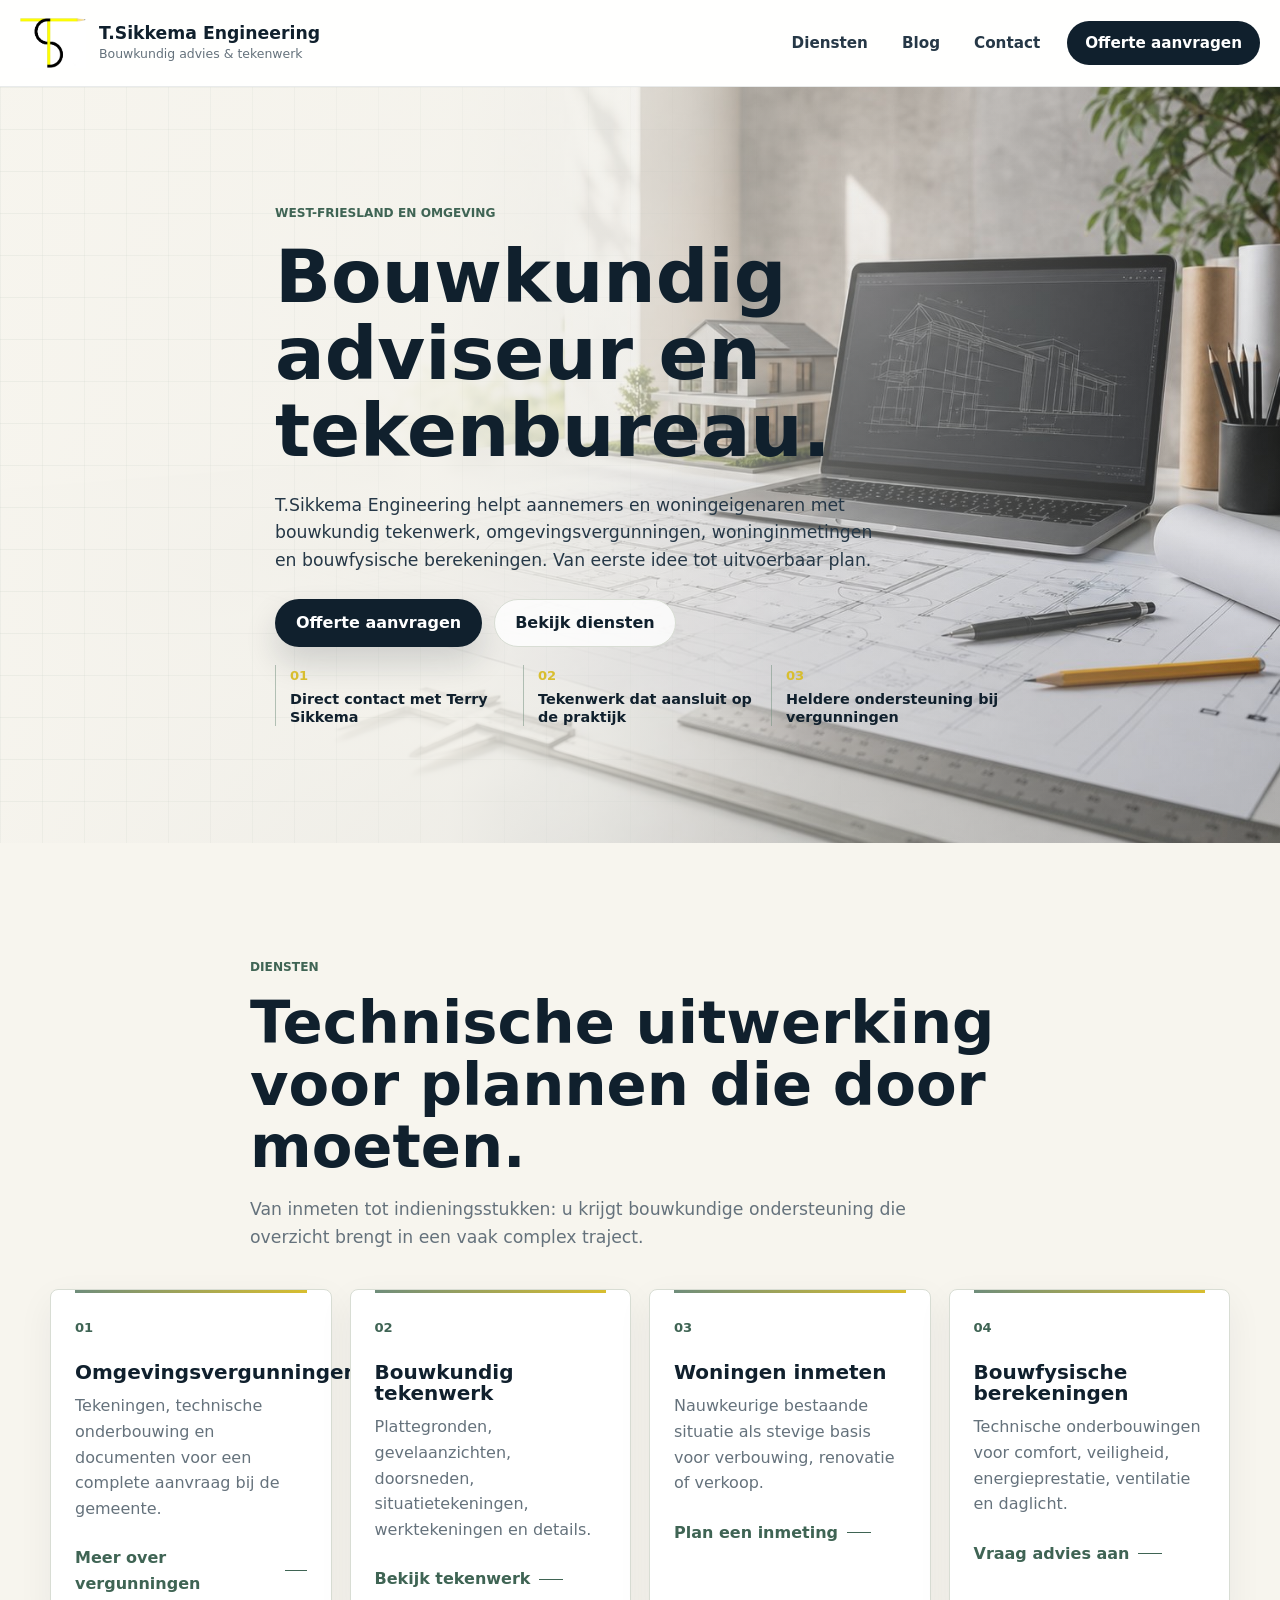
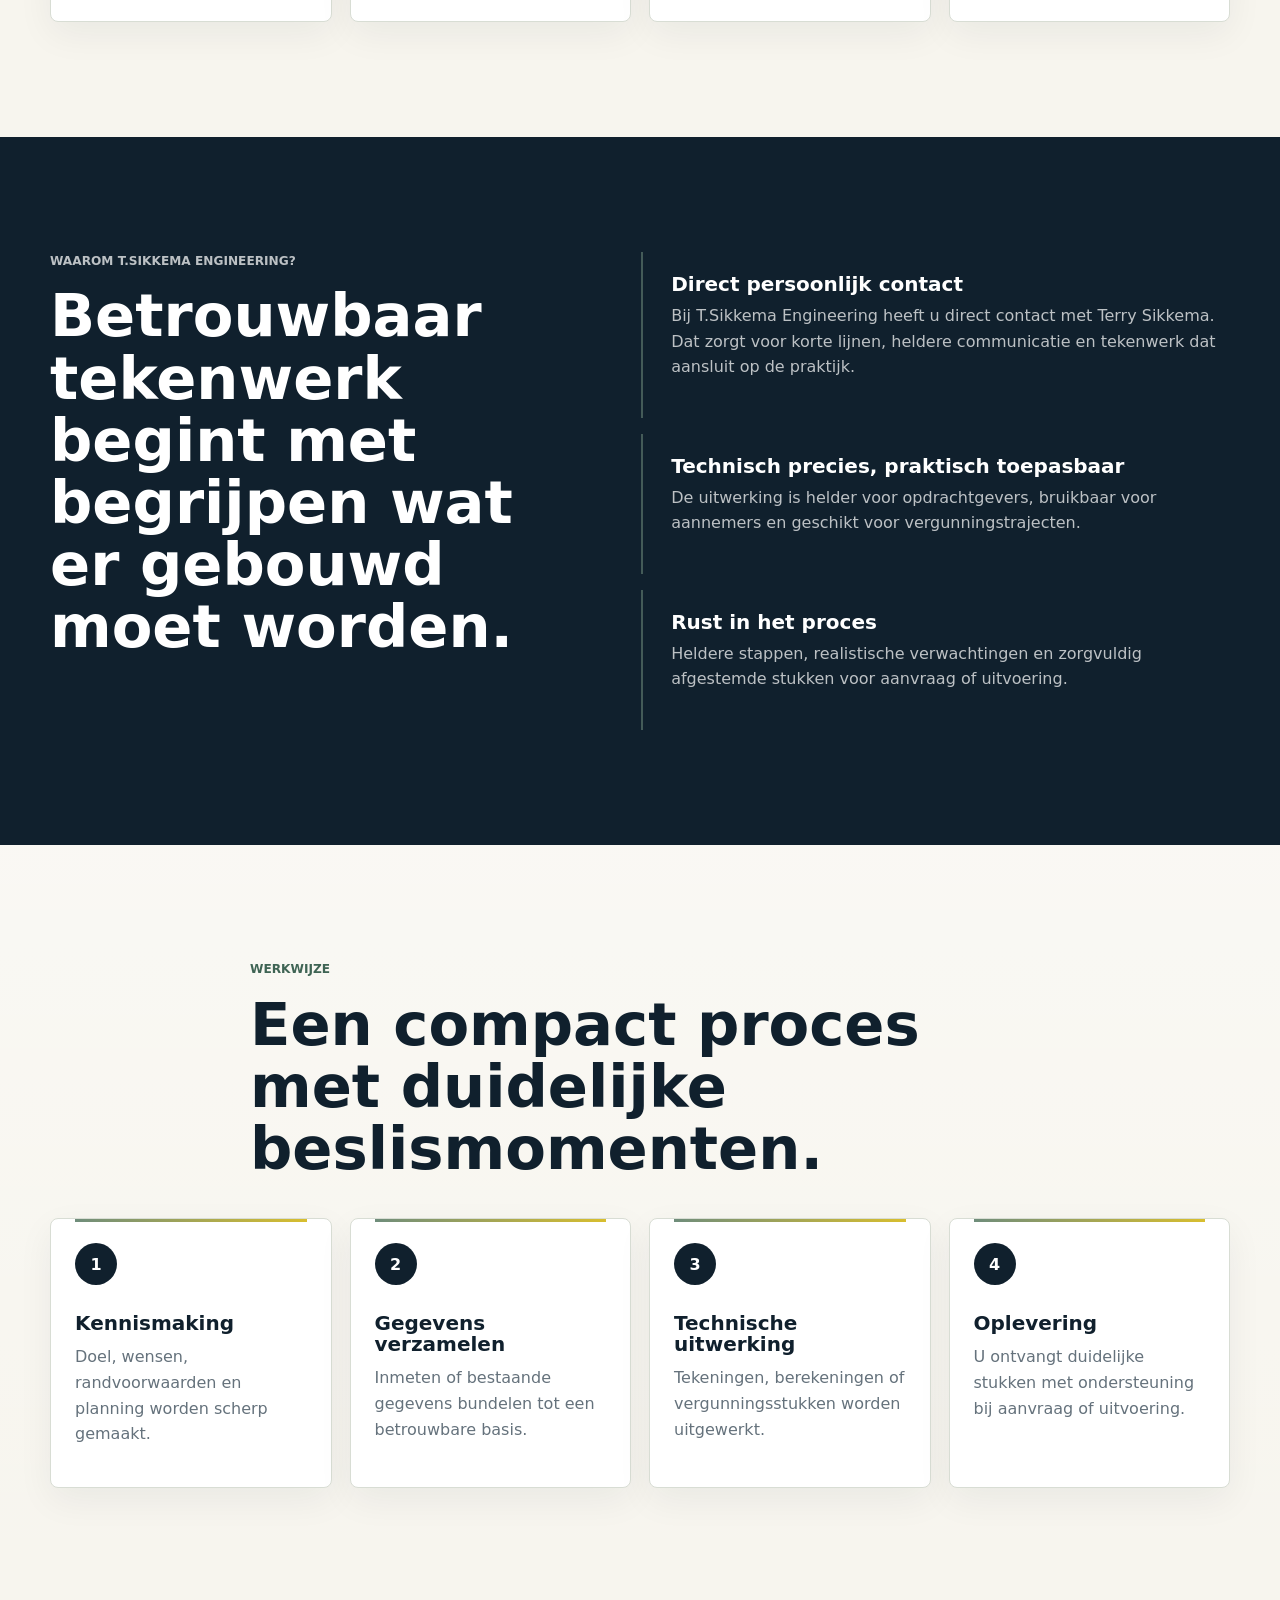
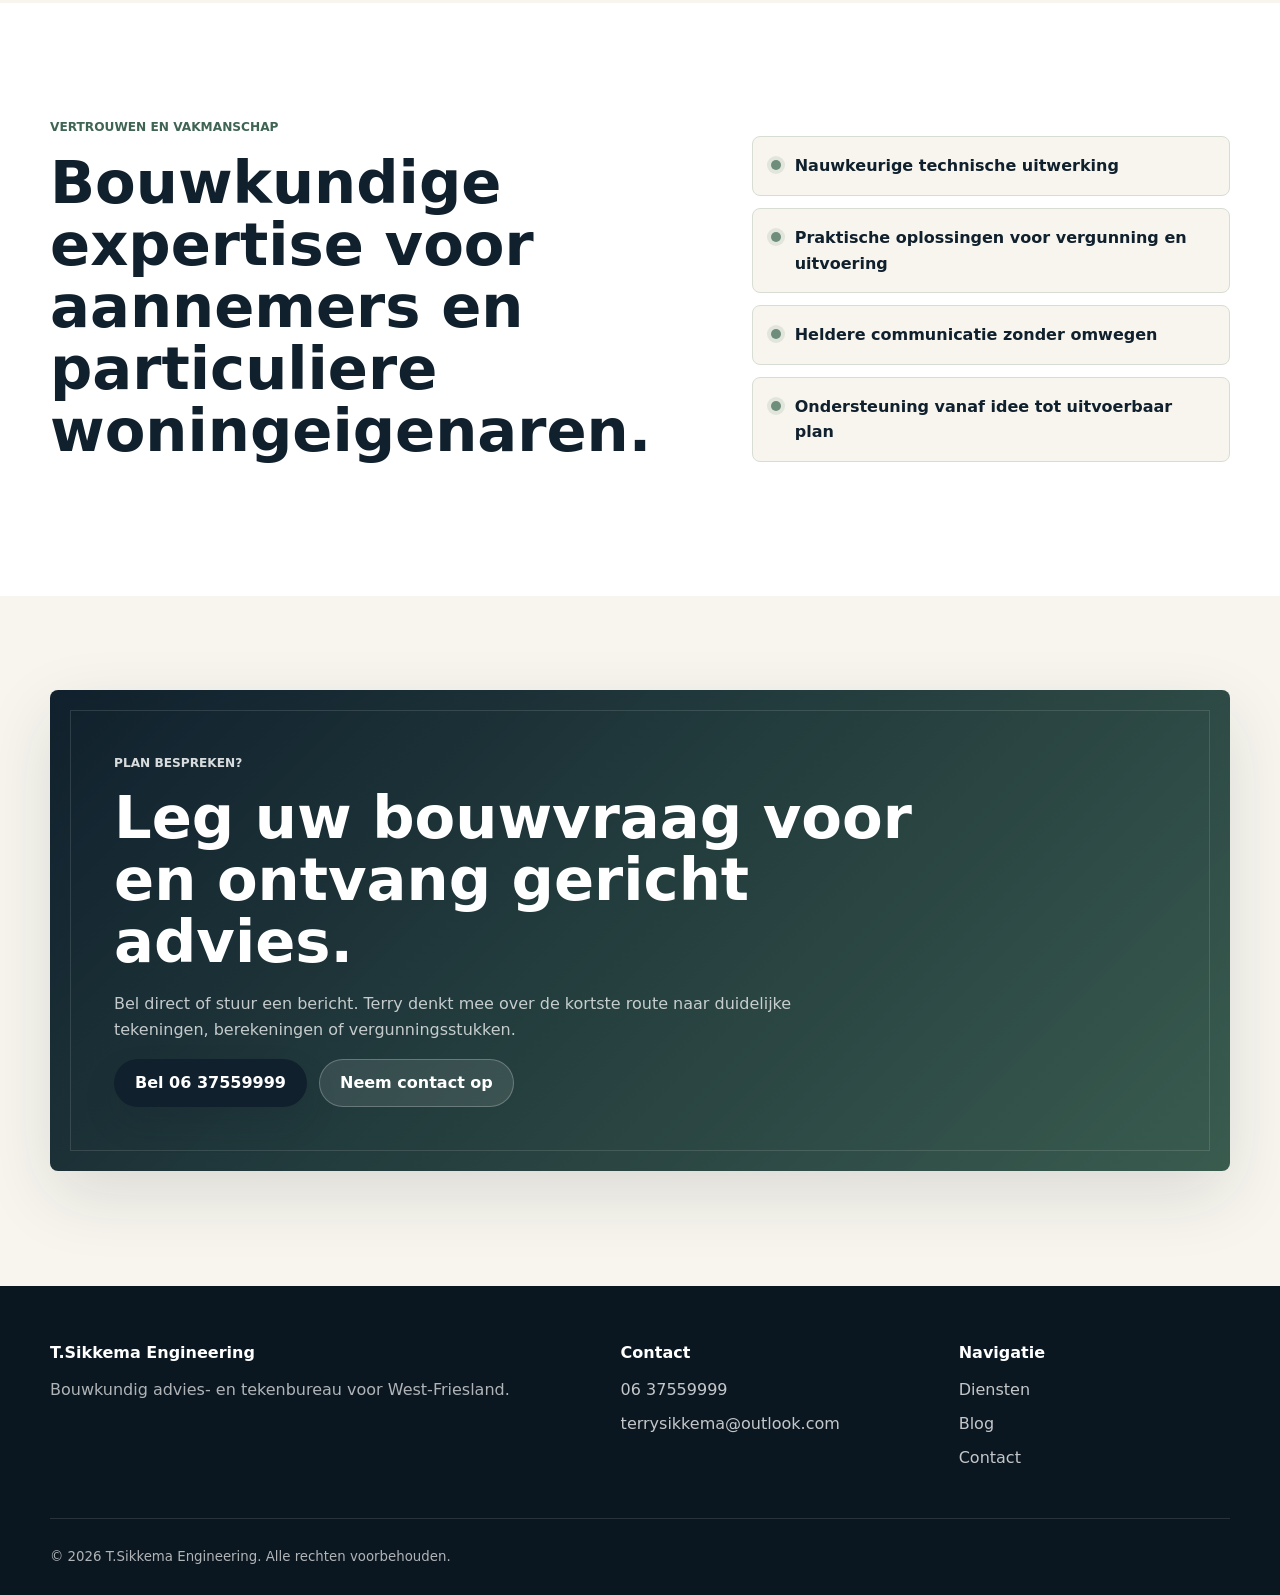
<file: index.html>
<!doctype html>
<html lang="nl">
  <head>
    <meta charset="utf-8">
    <meta name="viewport" content="width=device-width, initial-scale=1">
    <title>T.Sikkema Engineering | Bouwkundig advies &amp; tekenwerk</title>
    <meta name="description" content="T.Sikkema Engineering helpt aannemers en woningeigenaren met omgevingsvergunningen, bouwkundig tekenwerk, woninginmetingen en bouwfysische berekeningen.">
    <meta name="robots" content="index, follow">
    <link rel="canonical" href="https://t.sikkema-engineering.nl/">
    <meta property="og:type" content="website">
    <meta property="og:title" content="T.Sikkema Engineering | Bouwkundig advies &amp; tekenwerk">
    <meta property="og:description" content="Van eerste idee tot uitvoerbaar bouwkundig plan: tekenwerk, vergunningen, inmetingen en bouwfysische berekeningen.">
    <meta property="og:url" content="https://t.sikkema-engineering.nl/">
    <meta property="og:image" content="https://t.sikkema-engineering.nl/assets/hero-engineering.jpg">
    <meta name="theme-color" content="#10202d">
    <link rel="preload" as="image" href="assets/hero-engineering.jpg">
    <link rel="stylesheet" href="assets/styles.css">
    <script defer src="assets/script.js"></script>
    <script type="application/ld+json">
      {
        "@context": "https://schema.org",
        "@type": "ProfessionalService",
        "name": "T.Sikkema Engineering",
        "url": "https://t.sikkema-engineering.nl/",
        "telephone": "+31637559999",
        "email": "terrysikkema@outlook.com",
        "areaServed": "West-Friesland",
        "description": "Bouwkundig advies- en tekenbureau voor bouwkundig tekenwerk, omgevingsvergunningen, woninginmetingen en bouwfysische berekeningen.",
        "founder": {
          "@type": "Person",
          "name": "Terry Sikkema"
        },
        "sameAs": []
      }
    </script>
  </head>
  <body>
    <a class="skip-link" href="#inhoud">Direct naar inhoud</a>
    <header class="site-header" data-header>
      <div class="nav-shell">
        <a class="brand" href="index.html" aria-label="T.Sikkema Engineering home">
          <img src="assets/logo-site.png" alt="Logo T.Sikkema Engineering" width="120" height="90">
          <span>
            <strong>T.Sikkema Engineering</strong>
            <small>Bouwkundig advies &amp; tekenwerk</small>
          </span>
        </a>
        <button class="nav-toggle" type="button" aria-label="Menu openen" aria-expanded="false" data-nav-toggle>
          <span></span>
          <span></span>
          <span></span>
        </button>
        <nav class="site-nav" aria-label="Hoofdnavigatie" data-nav>
          <a href="diensten.html">Diensten</a>
          <a href="blog.html">Blog</a>
          <a href="contact.html">Contact</a>
          <a class="nav-cta" href="contact.html">Offerte aanvragen</a>
        </nav>
      </div>
    </header>

    <main id="inhoud">
      <section class="hero hero-home">
        <div class="hero-background" aria-hidden="true"></div>
        <div class="container hero-content reveal">
          <p class="eyebrow">West-Friesland en omgeving</p>
          <h1>Bouwkundig adviseur en tekenbureau.</h1>
          <p class="hero-copy">T.Sikkema Engineering helpt aannemers en woningeigenaren met bouwkundig tekenwerk, omgevingsvergunningen, woninginmetingen en bouwfysische berekeningen. Van eerste idee tot uitvoerbaar plan.</p>
          <div class="button-row">
            <a class="button primary" href="contact.html">Offerte aanvragen</a>
            <a class="button secondary" href="diensten.html">Bekijk diensten</a>
          </div>
          <dl class="hero-proof" aria-label="Kernpunten">
            <div>
              <dt>01</dt>
              <dd>Direct contact met Terry Sikkema</dd>
            </div>
            <div>
              <dt>02</dt>
              <dd>Tekenwerk dat aansluit op de praktijk</dd>
            </div>
            <div>
              <dt>03</dt>
              <dd>Heldere ondersteuning bij vergunningen</dd>
            </div>
          </dl>
        </div>
      </section>

      <section class="section service-intro">
        <div class="container section-heading reveal">
          <p class="eyebrow">Diensten</p>
          <h2>Technische uitwerking voor plannen die door moeten.</h2>
          <p>Van inmeten tot indieningsstukken: u krijgt bouwkundige ondersteuning die overzicht brengt in een vaak complex traject.</p>
        </div>
        <div class="container card-grid four">
          <article class="service-card reveal">
            <span class="card-index">01</span>
            <h3>Omgevingsvergunningen</h3>
            <p>Tekeningen, technische onderbouwing en documenten voor een complete aanvraag bij de gemeente.</p>
            <a class="text-link" href="diensten.html#omgevingsvergunningen">Meer over vergunningen</a>
          </article>
          <article class="service-card reveal">
            <span class="card-index">02</span>
            <h3>Bouwkundig tekenwerk</h3>
            <p>Plattegronden, gevelaanzichten, doorsneden, situatietekeningen, werktekeningen en details.</p>
            <a class="text-link" href="diensten.html#bouwkundig-tekenwerk">Bekijk tekenwerk</a>
          </article>
          <article class="service-card reveal">
            <span class="card-index">03</span>
            <h3>Woningen inmeten</h3>
            <p>Nauwkeurige bestaande situatie als stevige basis voor verbouwing, renovatie of verkoop.</p>
            <a class="text-link" href="diensten.html#woningen-inmeten">Plan een inmeting</a>
          </article>
          <article class="service-card reveal">
            <span class="card-index">04</span>
            <h3>Bouwfysische berekeningen</h3>
            <p>Technische onderbouwingen voor comfort, veiligheid, energieprestatie, ventilatie en daglicht.</p>
            <a class="text-link" href="diensten.html#bouwfysische-berekeningen">Vraag advies aan</a>
          </article>
        </div>
      </section>

      <section class="section split-section">
        <div class="container split-grid">
          <div class="section-heading reveal">
            <p class="eyebrow">Waarom T.Sikkema Engineering?</p>
            <h2>Betrouwbaar tekenwerk begint met begrijpen wat er gebouwd moet worden.</h2>
          </div>
          <div class="feature-list reveal">
            <div>
              <h3>Direct persoonlijk contact</h3>
              <p>Bij T.Sikkema Engineering heeft u direct contact met Terry Sikkema. Dat zorgt voor korte lijnen, heldere communicatie en tekenwerk dat aansluit op de praktijk.</p>
            </div>
            <div>
              <h3>Technisch precies, praktisch toepasbaar</h3>
              <p>De uitwerking is helder voor opdrachtgevers, bruikbaar voor aannemers en geschikt voor vergunningstrajecten.</p>
            </div>
            <div>
              <h3>Rust in het proces</h3>
              <p>Heldere stappen, realistische verwachtingen en zorgvuldig afgestemde stukken voor aanvraag of uitvoering.</p>
            </div>
          </div>
        </div>
      </section>

      <section class="section process-section">
        <div class="container section-heading reveal">
          <p class="eyebrow">Werkwijze</p>
          <h2>Een compact proces met duidelijke beslismomenten.</h2>
        </div>
        <div class="container process-grid">
          <article class="process-step reveal">
            <span>1</span>
            <h3>Kennismaking</h3>
            <p>Doel, wensen, randvoorwaarden en planning worden scherp gemaakt.</p>
          </article>
          <article class="process-step reveal">
            <span>2</span>
            <h3>Gegevens verzamelen</h3>
            <p>Inmeten of bestaande gegevens bundelen tot een betrouwbare basis.</p>
          </article>
          <article class="process-step reveal">
            <span>3</span>
            <h3>Technische uitwerking</h3>
            <p>Tekeningen, berekeningen of vergunningsstukken worden uitgewerkt.</p>
          </article>
          <article class="process-step reveal">
            <span>4</span>
            <h3>Oplevering</h3>
            <p>U ontvangt duidelijke stukken met ondersteuning bij aanvraag of uitvoering.</p>
          </article>
        </div>
      </section>

      <section class="section trust-band">
        <div class="container trust-grid">
          <div class="reveal">
            <p class="eyebrow">Vertrouwen en vakmanschap</p>
            <h2>Bouwkundige expertise voor aannemers en particuliere woningeigenaren.</h2>
          </div>
          <ul class="trust-list reveal" aria-label="Sterke punten">
            <li>Nauwkeurige technische uitwerking</li>
            <li>Praktische oplossingen voor vergunning en uitvoering</li>
            <li>Heldere communicatie zonder omwegen</li>
            <li>Ondersteuning vanaf idee tot uitvoerbaar plan</li>
          </ul>
        </div>
      </section>

      <section class="section cta-section">
        <div class="container cta-panel reveal">
          <p class="eyebrow">Plan bespreken?</p>
          <h2>Leg uw bouwvraag voor en ontvang gericht advies.</h2>
          <p>Bel direct of stuur een bericht. Terry denkt mee over de kortste route naar duidelijke tekeningen, berekeningen of vergunningsstukken.</p>
          <div class="button-row">
            <a class="button primary" href="tel:+31637559999">Bel 06 37559999</a>
            <a class="button secondary" href="contact.html">Neem contact op</a>
          </div>
        </div>
      </section>
    </main>

    <footer class="site-footer">
      <div class="container footer-grid">
        <div>
          <strong>T.Sikkema Engineering</strong>
          <p>Bouwkundig advies- en tekenbureau voor West-Friesland.</p>
        </div>
        <div>
          <span>Contact</span>
          <a href="tel:+31637559999">06 37559999</a>
          <a href="mailto:terrysikkema@outlook.com">terrysikkema@outlook.com</a>
        </div>
        <div>
          <span>Navigatie</span>
          <a href="diensten.html">Diensten</a>
          <a href="blog.html">Blog</a>
          <a href="contact.html">Contact</a>
        </div>
      </div>
      <div class="container footer-bottom">
        <small>&copy; <span data-year></span> T.Sikkema Engineering. Alle rechten voorbehouden.</small>
      </div>
    </footer>
  </body>
</html>
</file>
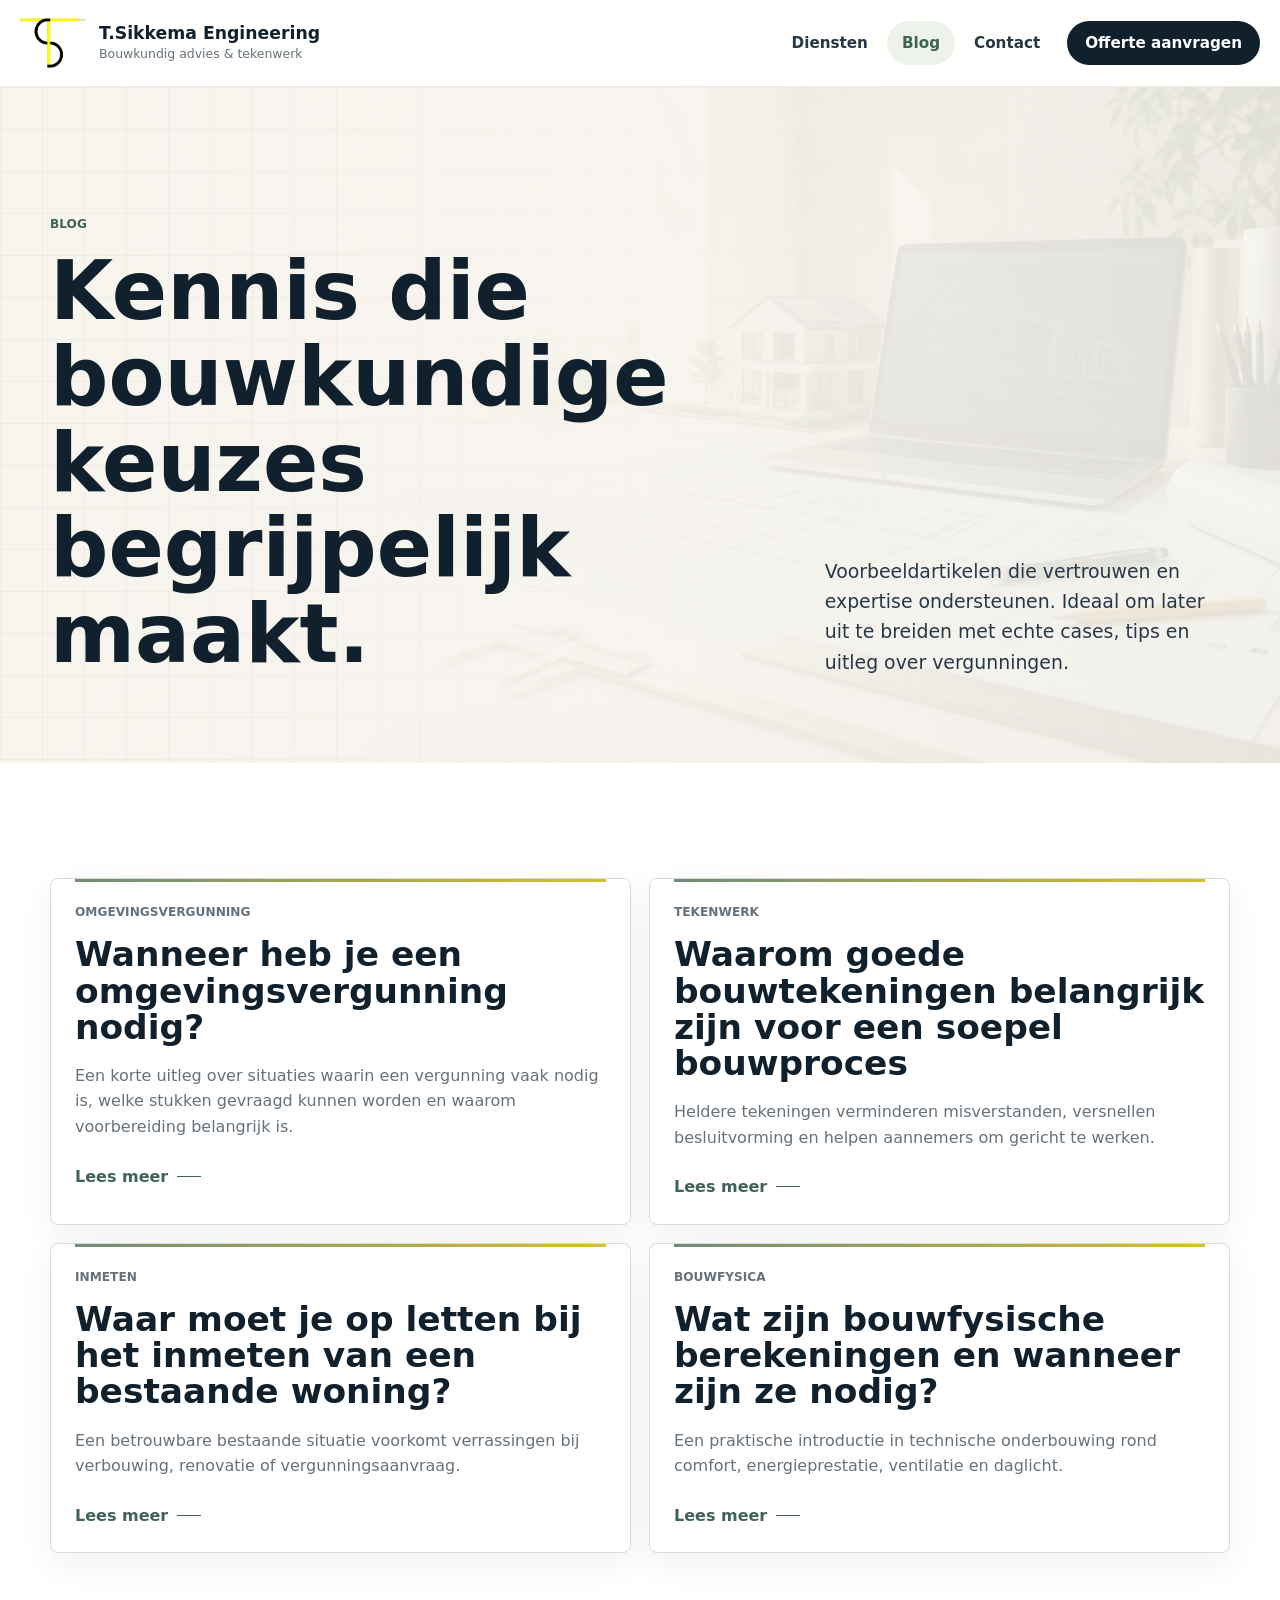
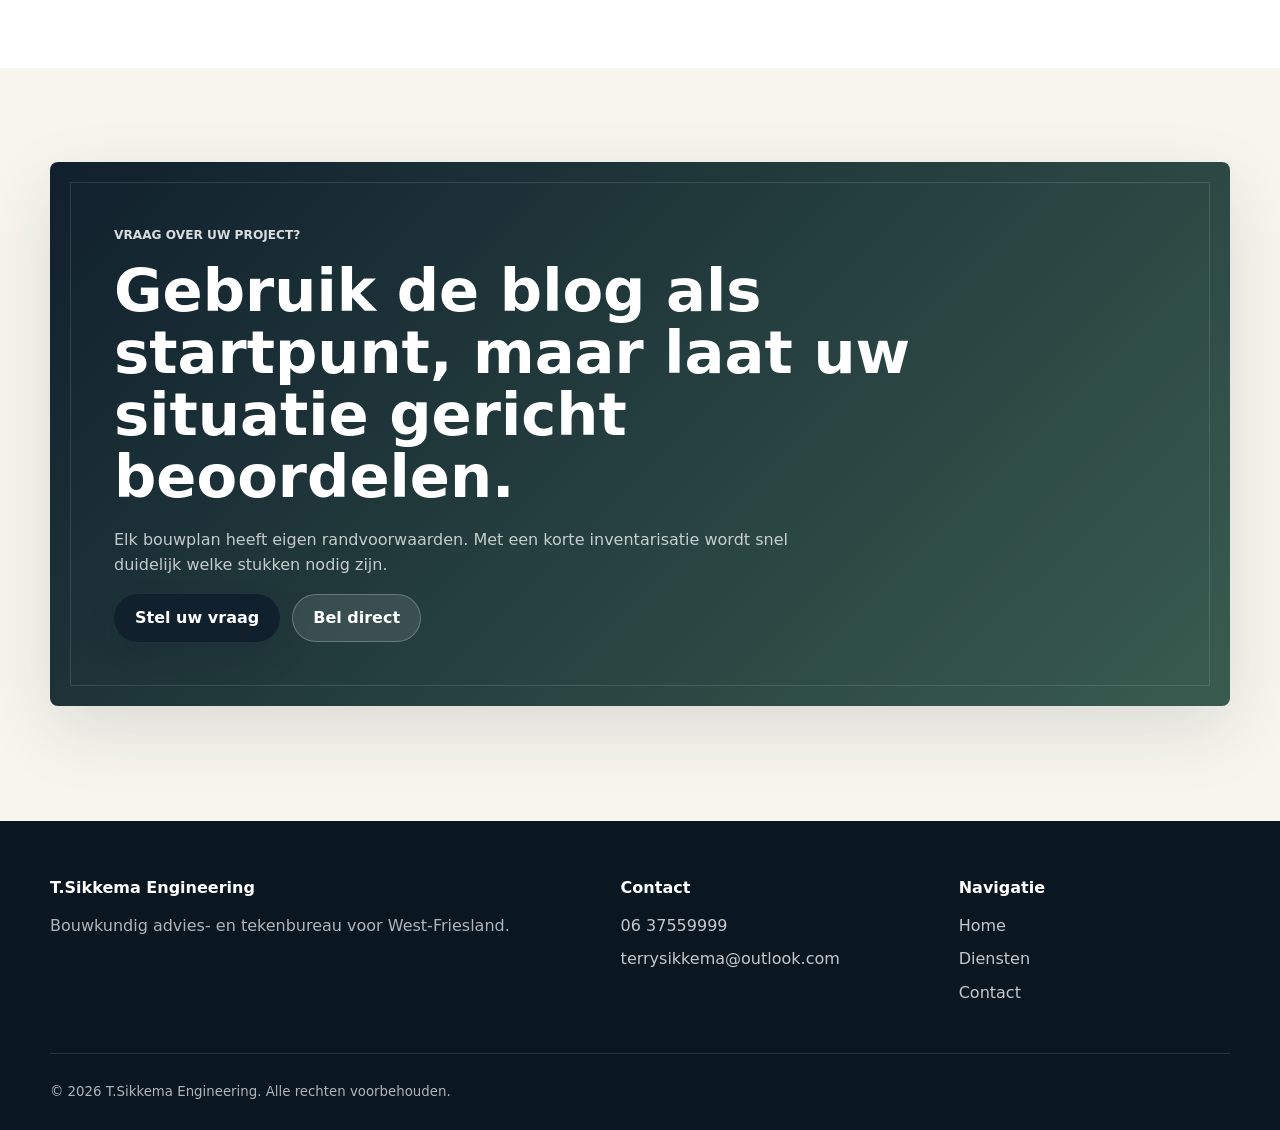
<file: blog.html>
<!doctype html>
<html lang="nl">
  <head>
    <meta charset="utf-8">
    <meta name="viewport" content="width=device-width, initial-scale=1">
    <title>Blog | Bouwkundige kennis | T.Sikkema Engineering</title>
    <meta name="description" content="Kennisartikelen van T.Sikkema Engineering over omgevingsvergunningen, bouwtekeningen, woninginmetingen en bouwfysische berekeningen.">
    <meta name="robots" content="index, follow">
    <link rel="canonical" href="https://t.sikkema-engineering.nl/blog.html">
    <meta property="og:type" content="website">
    <meta property="og:title" content="Blog | Bouwkundige kennis | T.Sikkema Engineering">
    <meta property="og:description" content="Praktische kennis over vergunningen, bouwkundig tekenwerk, inmetingen en technische onderbouwingen.">
    <meta property="og:url" content="https://t.sikkema-engineering.nl/blog.html">
    <meta property="og:image" content="https://t.sikkema-engineering.nl/assets/hero-engineering.jpg">
    <meta name="theme-color" content="#10202d">
    <link rel="stylesheet" href="assets/styles.css">
    <script defer src="assets/script.js"></script>
  </head>
  <body>
    <a class="skip-link" href="#inhoud">Direct naar inhoud</a>
    <header class="site-header" data-header>
      <div class="nav-shell">
        <a class="brand" href="index.html" aria-label="T.Sikkema Engineering home">
          <img src="assets/logo-site.png" alt="Logo T.Sikkema Engineering" width="120" height="90">
          <span>
            <strong>T.Sikkema Engineering</strong>
            <small>Bouwkundig advies &amp; tekenwerk</small>
          </span>
        </a>
        <button class="nav-toggle" type="button" aria-label="Menu openen" aria-expanded="false" data-nav-toggle>
          <span></span>
          <span></span>
          <span></span>
        </button>
        <nav class="site-nav" aria-label="Hoofdnavigatie" data-nav>
          <a href="diensten.html">Diensten</a>
          <a href="blog.html" aria-current="page">Blog</a>
          <a href="contact.html">Contact</a>
          <a class="nav-cta" href="contact.html">Offerte aanvragen</a>
        </nav>
      </div>
    </header>

    <main id="inhoud">
      <section class="page-hero">
        <div class="container page-hero-grid reveal">
          <div>
            <p class="eyebrow">Blog</p>
            <h1>Kennis die bouwkundige keuzes begrijpelijk maakt.</h1>
          </div>
          <p>Voorbeeldartikelen die vertrouwen en expertise ondersteunen. Ideaal om later uit te breiden met echte cases, tips en uitleg over vergunningen.</p>
        </div>
      </section>

      <section class="section blog-section">
        <div class="container blog-grid">
          <article class="blog-card reveal">
            <p class="category">Omgevingsvergunning</p>
            <h2>Wanneer heb je een omgevingsvergunning nodig?</h2>
            <p>Een korte uitleg over situaties waarin een vergunning vaak nodig is, welke stukken gevraagd kunnen worden en waarom voorbereiding belangrijk is.</p>
            <a class="text-link" href="contact.html">Lees meer</a>
          </article>
          <article class="blog-card reveal">
            <p class="category">Tekenwerk</p>
            <h2>Waarom goede bouwtekeningen belangrijk zijn voor een soepel bouwproces</h2>
            <p>Heldere tekeningen verminderen misverstanden, versnellen besluitvorming en helpen aannemers om gericht te werken.</p>
            <a class="text-link" href="contact.html">Lees meer</a>
          </article>
          <article class="blog-card reveal">
            <p class="category">Inmeten</p>
            <h2>Waar moet je op letten bij het inmeten van een bestaande woning?</h2>
            <p>Een betrouwbare bestaande situatie voorkomt verrassingen bij verbouwing, renovatie of vergunningsaanvraag.</p>
            <a class="text-link" href="contact.html">Lees meer</a>
          </article>
          <article class="blog-card reveal">
            <p class="category">Bouwfysica</p>
            <h2>Wat zijn bouwfysische berekeningen en wanneer zijn ze nodig?</h2>
            <p>Een praktische introductie in technische onderbouwing rond comfort, energieprestatie, ventilatie en daglicht.</p>
            <a class="text-link" href="contact.html">Lees meer</a>
          </article>
        </div>
      </section>

      <section class="section cta-section">
        <div class="container cta-panel reveal">
          <p class="eyebrow">Vraag over uw project?</p>
          <h2>Gebruik de blog als startpunt, maar laat uw situatie gericht beoordelen.</h2>
          <p>Elk bouwplan heeft eigen randvoorwaarden. Met een korte inventarisatie wordt snel duidelijk welke stukken nodig zijn.</p>
          <div class="button-row">
            <a class="button primary" href="contact.html">Stel uw vraag</a>
            <a class="button secondary" href="tel:+31637559999">Bel direct</a>
          </div>
        </div>
      </section>
    </main>

    <footer class="site-footer">
      <div class="container footer-grid">
        <div>
          <strong>T.Sikkema Engineering</strong>
          <p>Bouwkundig advies- en tekenbureau voor West-Friesland.</p>
        </div>
        <div>
          <span>Contact</span>
          <a href="tel:+31637559999">06 37559999</a>
          <a href="mailto:terrysikkema@outlook.com">terrysikkema@outlook.com</a>
        </div>
        <div>
          <span>Navigatie</span>
          <a href="index.html">Home</a>
          <a href="diensten.html">Diensten</a>
          <a href="contact.html">Contact</a>
        </div>
      </div>
      <div class="container footer-bottom">
        <small>&copy; <span data-year></span> T.Sikkema Engineering. Alle rechten voorbehouden.</small>
      </div>
    </footer>
  </body>
</html>
</file>
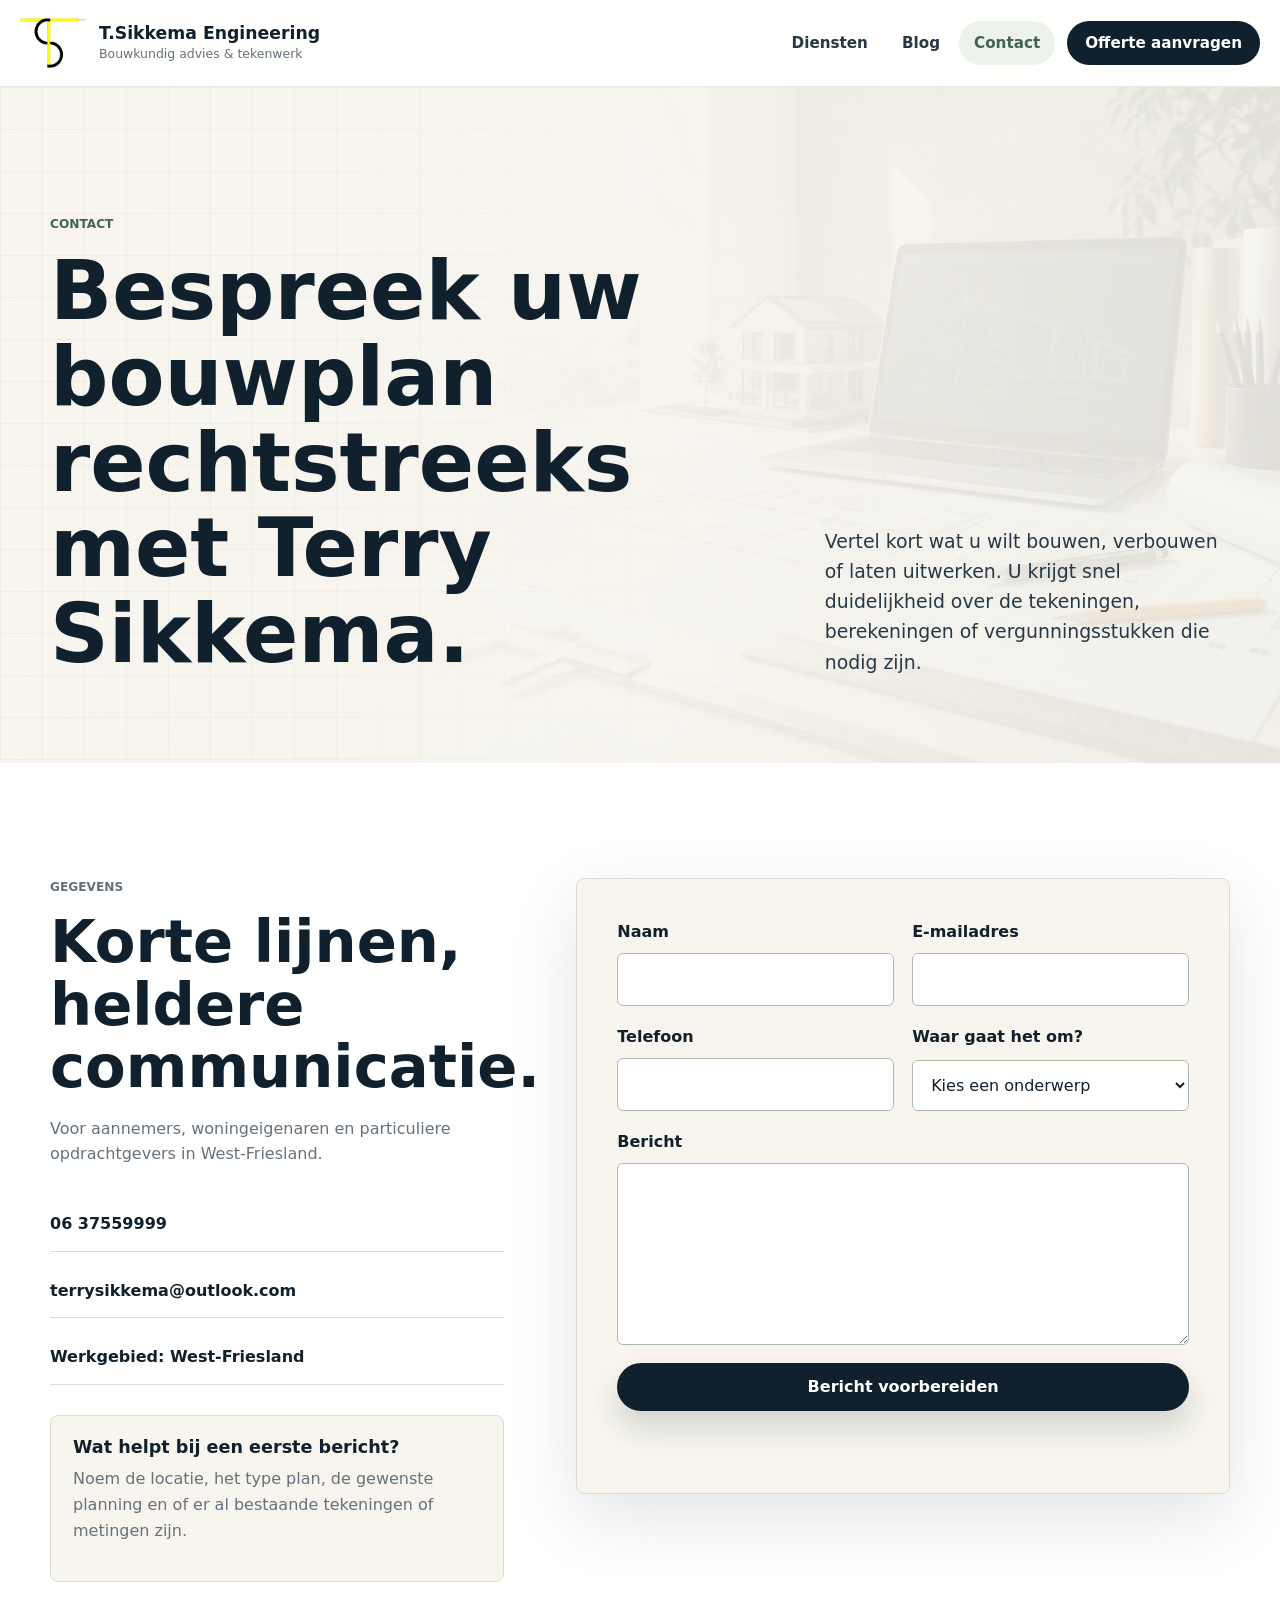
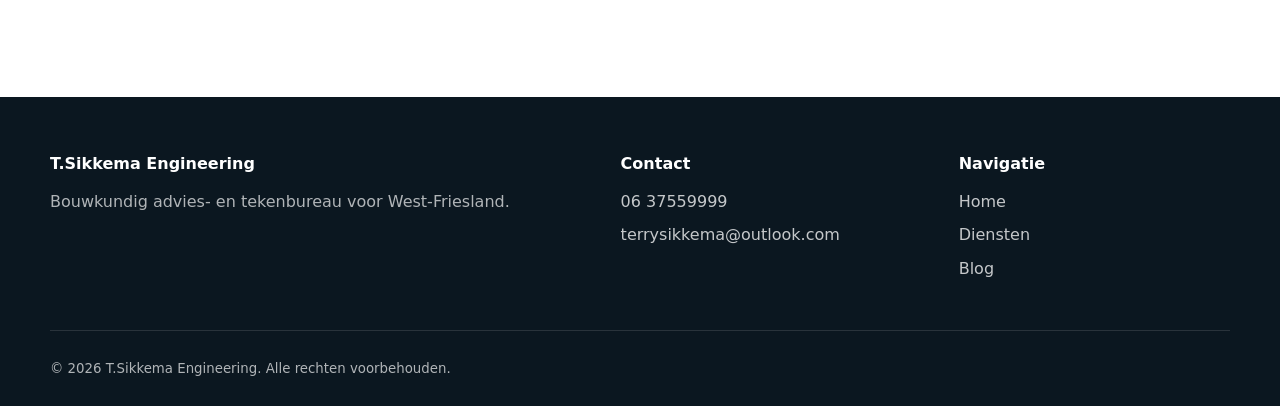
<file: contact.html>
<!doctype html>
<html lang="nl">
  <head>
    <meta charset="utf-8">
    <meta name="viewport" content="width=device-width, initial-scale=1">
    <title>Contact | T.Sikkema Engineering</title>
    <meta name="description" content="Neem contact op met T.Sikkema Engineering voor bouwkundig tekenwerk, omgevingsvergunningen, woninginmetingen en bouwfysische berekeningen in West-Friesland.">
    <meta name="robots" content="index, follow">
    <link rel="canonical" href="https://t.sikkema-engineering.nl/contact.html">
    <meta property="og:type" content="website">
    <meta property="og:title" content="Contact | T.Sikkema Engineering">
    <meta property="og:description" content="Bel 06 37559999 of mail terrysikkema@outlook.com voor bouwkundig advies en tekenwerk.">
    <meta property="og:url" content="https://t.sikkema-engineering.nl/contact.html">
    <meta property="og:image" content="https://t.sikkema-engineering.nl/assets/hero-engineering.jpg">
    <meta name="theme-color" content="#10202d">
    <link rel="stylesheet" href="assets/styles.css">
    <script defer src="assets/script.js"></script>
  </head>
  <body>
    <a class="skip-link" href="#inhoud">Direct naar inhoud</a>
    <header class="site-header" data-header>
      <div class="nav-shell">
        <a class="brand" href="index.html" aria-label="T.Sikkema Engineering home">
          <img src="assets/logo-site.png" alt="Logo T.Sikkema Engineering" width="120" height="90">
          <span>
            <strong>T.Sikkema Engineering</strong>
            <small>Bouwkundig advies &amp; tekenwerk</small>
          </span>
        </a>
        <button class="nav-toggle" type="button" aria-label="Menu openen" aria-expanded="false" data-nav-toggle>
          <span></span>
          <span></span>
          <span></span>
        </button>
        <nav class="site-nav" aria-label="Hoofdnavigatie" data-nav>
          <a href="diensten.html">Diensten</a>
          <a href="blog.html">Blog</a>
          <a href="contact.html" aria-current="page">Contact</a>
          <a class="nav-cta" href="contact.html">Offerte aanvragen</a>
        </nav>
      </div>
    </header>

    <main id="inhoud">
      <section class="page-hero contact-hero">
        <div class="container page-hero-grid reveal">
          <div>
            <p class="eyebrow">Contact</p>
            <h1>Bespreek uw bouwplan rechtstreeks met Terry Sikkema.</h1>
          </div>
          <p>Vertel kort wat u wilt bouwen, verbouwen of laten uitwerken. U krijgt snel duidelijkheid over de tekeningen, berekeningen of vergunningsstukken die nodig zijn.</p>
        </div>
      </section>

      <section class="section contact-section">
        <div class="container contact-grid">
          <div class="contact-details reveal">
            <p class="eyebrow">Gegevens</p>
            <h2>Korte lijnen, heldere communicatie.</h2>
            <p>Voor aannemers, woningeigenaren en particuliere opdrachtgevers in West-Friesland.</p>
            <address>
              <a href="tel:+31637559999">06 37559999</a>
              <a href="mailto:terrysikkema@outlook.com">terrysikkema@outlook.com</a>
              <span>Werkgebied: West-Friesland</span>
            </address>
            <div class="contact-note">
              <h3>Wat helpt bij een eerste bericht?</h3>
              <p>Noem de locatie, het type plan, de gewenste planning en of er al bestaande tekeningen of metingen zijn.</p>
            </div>
          </div>

          <form class="contact-form reveal" data-contact-form>
            <div class="field">
              <label for="naam">Naam</label>
              <input id="naam" name="naam" type="text" autocomplete="name" required>
            </div>
            <div class="field">
              <label for="email">E-mailadres</label>
              <input id="email" name="email" type="email" autocomplete="email" required>
            </div>
            <div class="field">
              <label for="telefoon">Telefoon</label>
              <input id="telefoon" name="telefoon" type="tel" autocomplete="tel">
            </div>
            <div class="field">
              <label for="dienst">Waar gaat het om?</label>
              <select id="dienst" name="dienst" required>
                <option value="">Kies een onderwerp</option>
                <option>Omgevingsvergunning</option>
                <option>Bouwkundig tekenwerk</option>
                <option>Woning inmeten</option>
                <option>Bouwfysische berekeningen</option>
                <option>Anders</option>
              </select>
            </div>
            <div class="field full">
              <label for="bericht">Bericht</label>
              <textarea id="bericht" name="bericht" rows="6" required></textarea>
            </div>
            <button class="button primary" type="submit">Bericht voorbereiden</button>
            <p class="form-status" data-form-status role="status" aria-live="polite"></p>
          </form>
        </div>
      </section>
    </main>

    <footer class="site-footer">
      <div class="container footer-grid">
        <div>
          <strong>T.Sikkema Engineering</strong>
          <p>Bouwkundig advies- en tekenbureau voor West-Friesland.</p>
        </div>
        <div>
          <span>Contact</span>
          <a href="tel:+31637559999">06 37559999</a>
          <a href="mailto:terrysikkema@outlook.com">terrysikkema@outlook.com</a>
        </div>
        <div>
          <span>Navigatie</span>
          <a href="index.html">Home</a>
          <a href="diensten.html">Diensten</a>
          <a href="blog.html">Blog</a>
        </div>
      </div>
      <div class="container footer-bottom">
        <small>&copy; <span data-year></span> T.Sikkema Engineering. Alle rechten voorbehouden.</small>
      </div>
    </footer>
  </body>
</html>
</file>
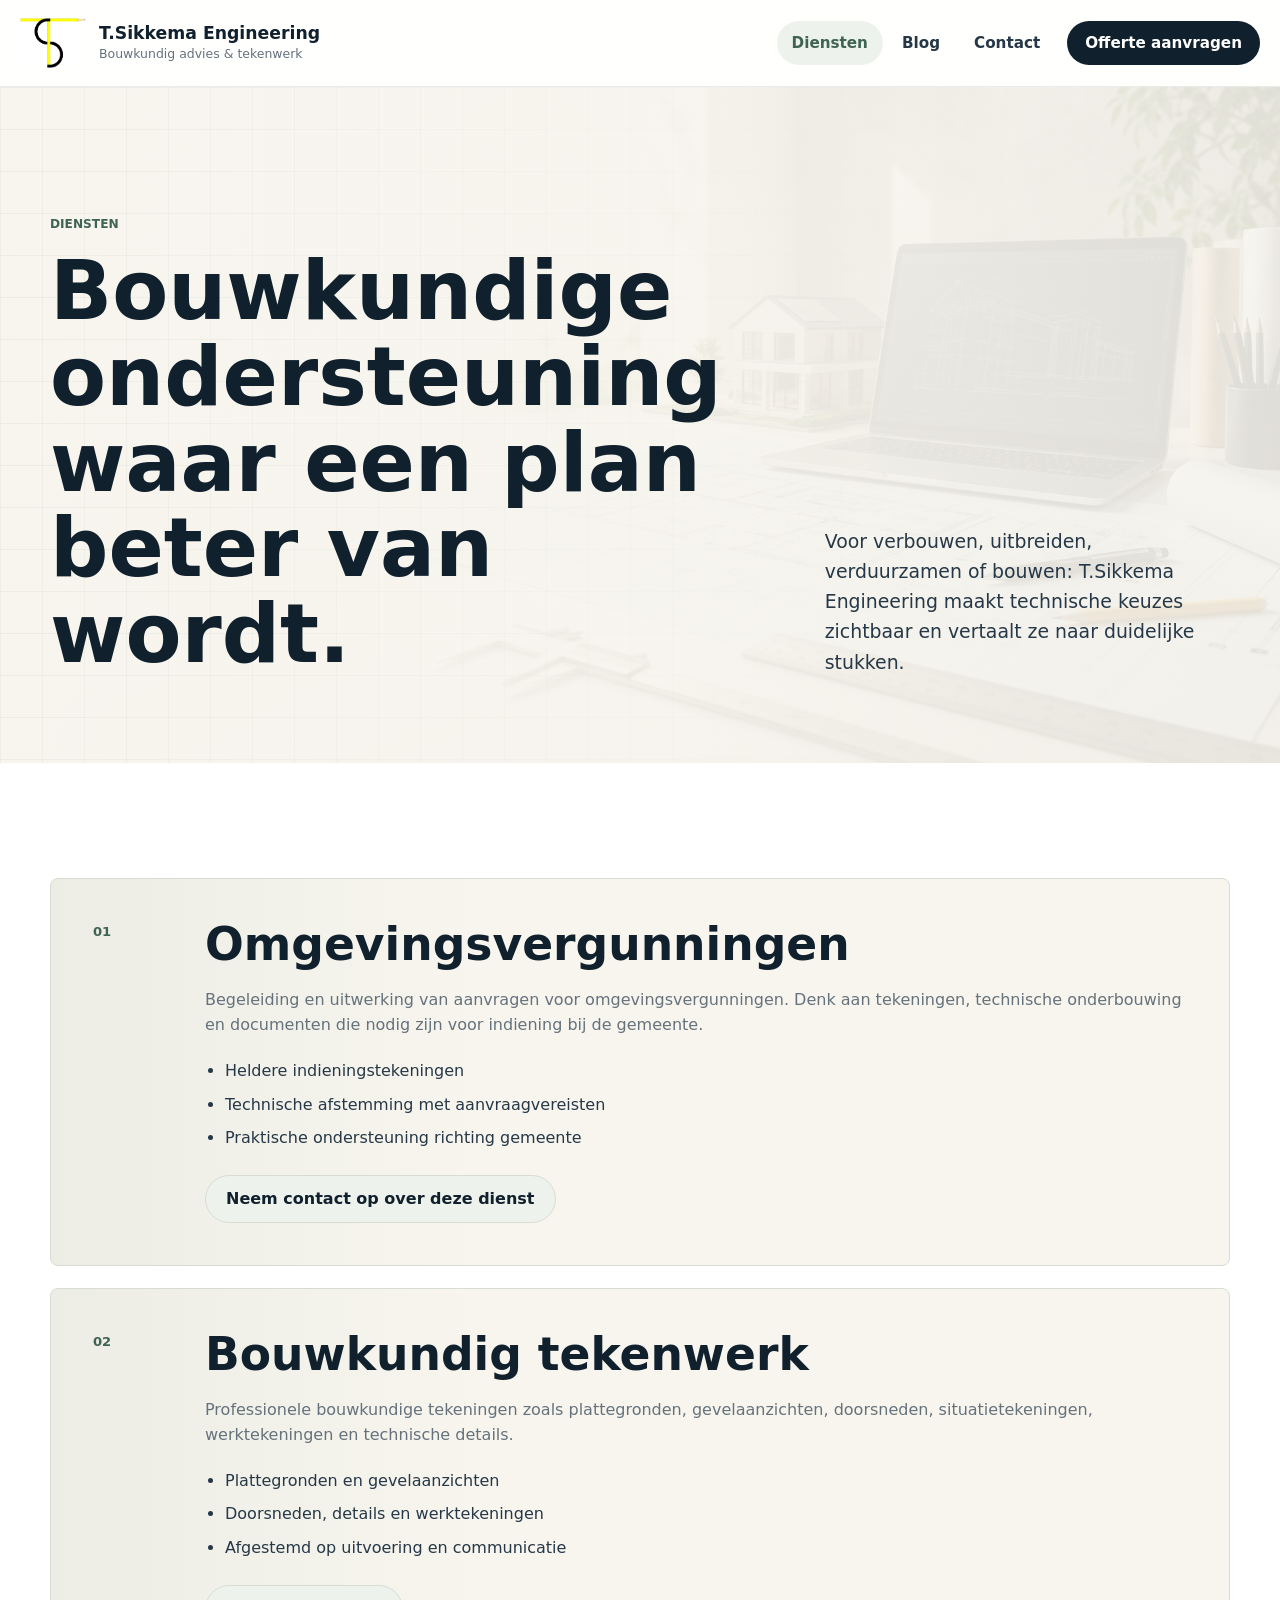
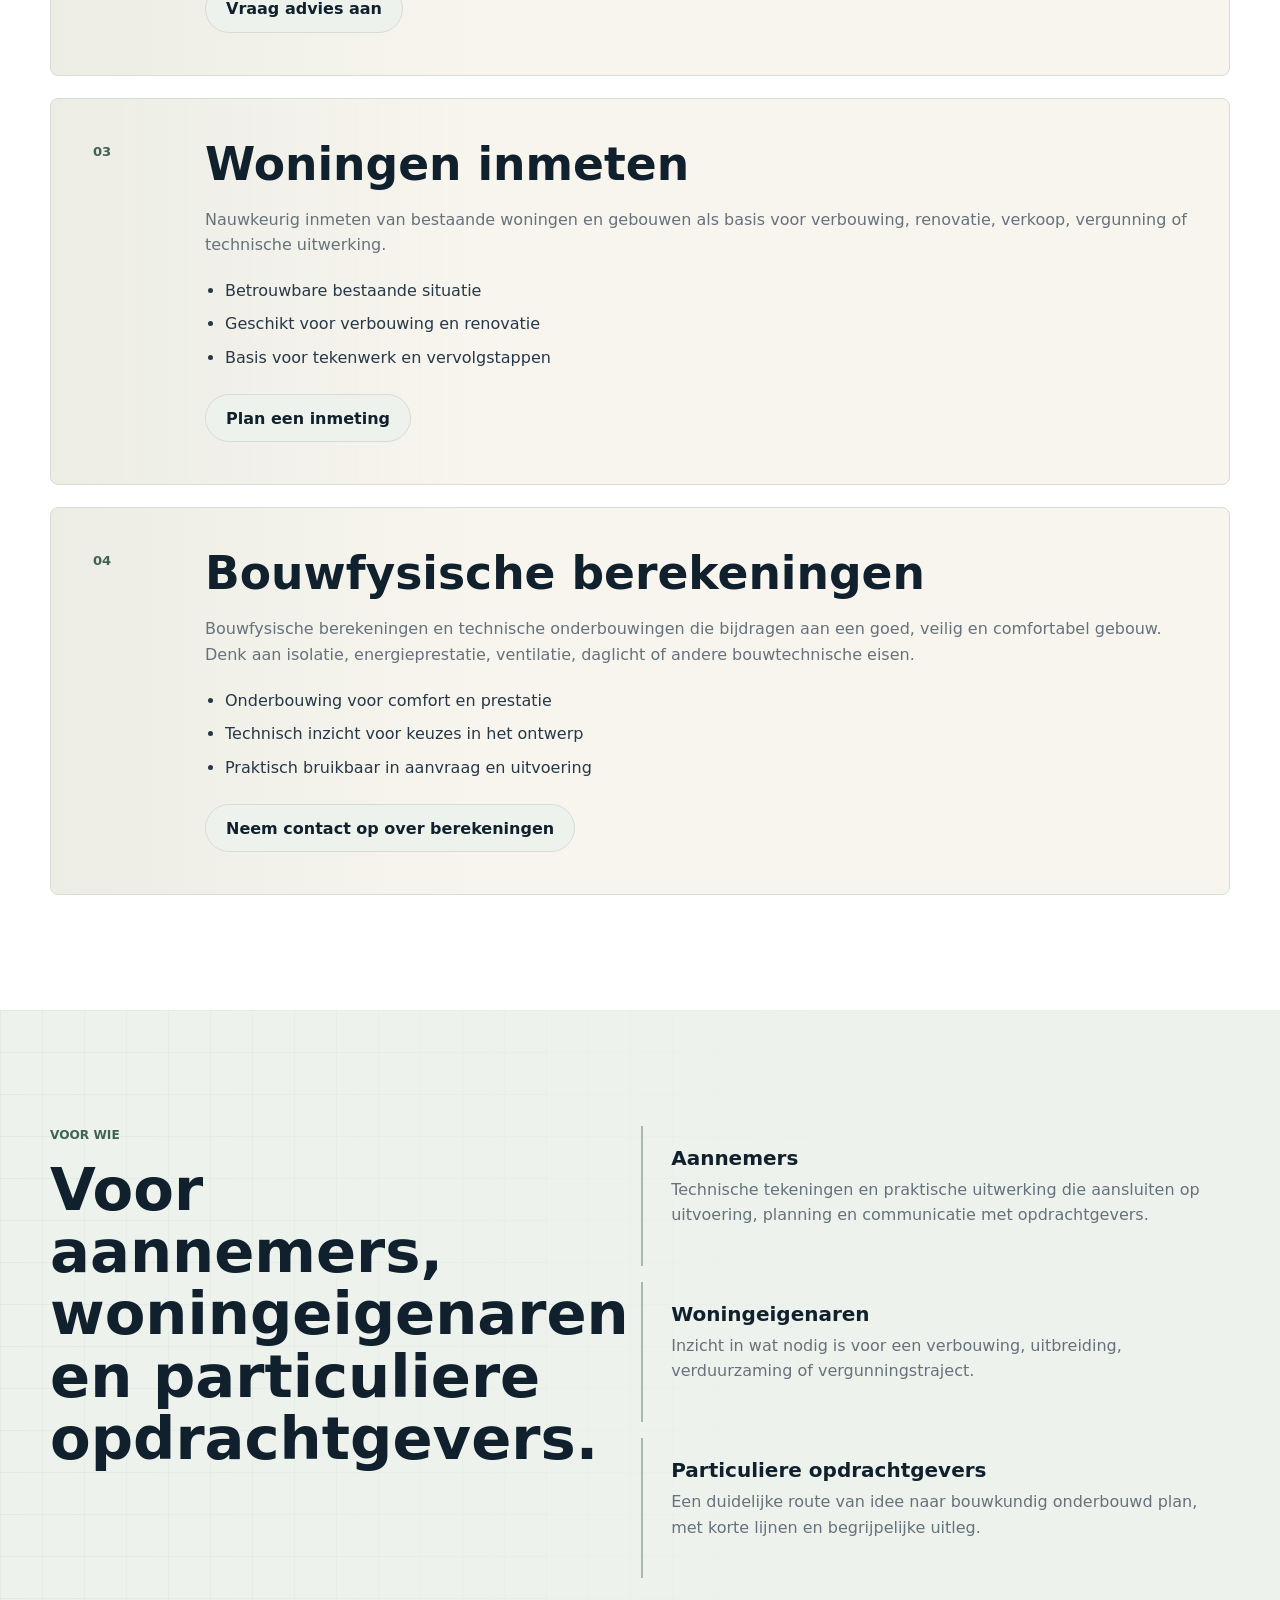
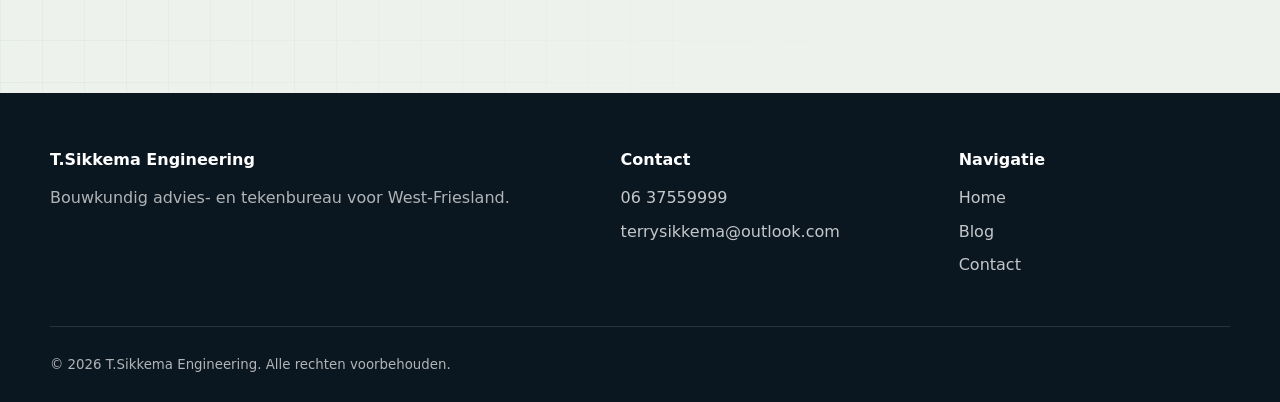
<file: diensten.html>
<!doctype html>
<html lang="nl">
  <head>
    <meta charset="utf-8">
    <meta name="viewport" content="width=device-width, initial-scale=1">
    <title>Diensten | T.Sikkema Engineering</title>
    <meta name="description" content="Bekijk de diensten van T.Sikkema Engineering: omgevingsvergunningen, bouwkundig tekenwerk, woningen inmeten en bouwfysische berekeningen.">
    <meta name="robots" content="index, follow">
    <link rel="canonical" href="https://t.sikkema-engineering.nl/diensten.html">
    <meta property="og:type" content="website">
    <meta property="og:title" content="Diensten | T.Sikkema Engineering">
    <meta property="og:description" content="Bouwkundige ondersteuning voor vergunningen, tekenwerk, inmetingen en technische berekeningen.">
    <meta property="og:url" content="https://t.sikkema-engineering.nl/diensten.html">
    <meta property="og:image" content="https://t.sikkema-engineering.nl/assets/hero-engineering.jpg">
    <meta name="theme-color" content="#10202d">
    <link rel="stylesheet" href="assets/styles.css">
    <script defer src="assets/script.js"></script>
  </head>
  <body>
    <a class="skip-link" href="#inhoud">Direct naar inhoud</a>
    <header class="site-header" data-header>
      <div class="nav-shell">
        <a class="brand" href="index.html" aria-label="T.Sikkema Engineering home">
          <img src="assets/logo-site.png" alt="Logo T.Sikkema Engineering" width="120" height="90">
          <span>
            <strong>T.Sikkema Engineering</strong>
            <small>Bouwkundig advies &amp; tekenwerk</small>
          </span>
        </a>
        <button class="nav-toggle" type="button" aria-label="Menu openen" aria-expanded="false" data-nav-toggle>
          <span></span>
          <span></span>
          <span></span>
        </button>
        <nav class="site-nav" aria-label="Hoofdnavigatie" data-nav>
          <a href="diensten.html" aria-current="page">Diensten</a>
          <a href="blog.html">Blog</a>
          <a href="contact.html">Contact</a>
          <a class="nav-cta" href="contact.html">Offerte aanvragen</a>
        </nav>
      </div>
    </header>

    <main id="inhoud">
      <section class="page-hero">
        <div class="container page-hero-grid reveal">
          <div>
            <p class="eyebrow">Diensten</p>
            <h1>Bouwkundige ondersteuning waar een plan beter van wordt.</h1>
          </div>
          <p>Voor verbouwen, uitbreiden, verduurzamen of bouwen: T.Sikkema Engineering maakt technische keuzes zichtbaar en vertaalt ze naar duidelijke stukken.</p>
        </div>
      </section>

      <section class="section service-detail-section">
        <div class="container service-detail-grid">
          <article class="service-detail reveal" id="omgevingsvergunningen">
            <span class="card-index">01</span>
            <div>
              <h2>Omgevingsvergunningen</h2>
              <p>Begeleiding en uitwerking van aanvragen voor omgevingsvergunningen. Denk aan tekeningen, technische onderbouwing en documenten die nodig zijn voor indiening bij de gemeente.</p>
              <ul>
                <li>Heldere indieningstekeningen</li>
                <li>Technische afstemming met aanvraagvereisten</li>
                <li>Praktische ondersteuning richting gemeente</li>
              </ul>
              <a class="button tertiary" href="contact.html">Neem contact op over deze dienst</a>
            </div>
          </article>

          <article class="service-detail reveal" id="bouwkundig-tekenwerk">
            <span class="card-index">02</span>
            <div>
              <h2>Bouwkundig tekenwerk</h2>
              <p>Professionele bouwkundige tekeningen zoals plattegronden, gevelaanzichten, doorsneden, situatietekeningen, werktekeningen en technische details.</p>
              <ul>
                <li>Plattegronden en gevelaanzichten</li>
                <li>Doorsneden, details en werktekeningen</li>
                <li>Afgestemd op uitvoering en communicatie</li>
              </ul>
              <a class="button tertiary" href="contact.html">Vraag advies aan</a>
            </div>
          </article>

          <article class="service-detail reveal" id="woningen-inmeten">
            <span class="card-index">03</span>
            <div>
              <h2>Woningen inmeten</h2>
              <p>Nauwkeurig inmeten van bestaande woningen en gebouwen als basis voor verbouwing, renovatie, verkoop, vergunning of technische uitwerking.</p>
              <ul>
                <li>Betrouwbare bestaande situatie</li>
                <li>Geschikt voor verbouwing en renovatie</li>
                <li>Basis voor tekenwerk en vervolgstappen</li>
              </ul>
              <a class="button tertiary" href="contact.html">Plan een inmeting</a>
            </div>
          </article>

          <article class="service-detail reveal" id="bouwfysische-berekeningen">
            <span class="card-index">04</span>
            <div>
              <h2>Bouwfysische berekeningen</h2>
              <p>Bouwfysische berekeningen en technische onderbouwingen die bijdragen aan een goed, veilig en comfortabel gebouw. Denk aan isolatie, energieprestatie, ventilatie, daglicht of andere bouwtechnische eisen.</p>
              <ul>
                <li>Onderbouwing voor comfort en prestatie</li>
                <li>Technisch inzicht voor keuzes in het ontwerp</li>
                <li>Praktisch bruikbaar in aanvraag en uitvoering</li>
              </ul>
              <a class="button tertiary" href="contact.html">Neem contact op over berekeningen</a>
            </div>
          </article>
        </div>
      </section>

      <section class="section soft-section">
        <div class="container split-grid">
          <div class="section-heading reveal">
            <p class="eyebrow">Voor wie</p>
            <h2>Voor aannemers, woningeigenaren en particuliere opdrachtgevers.</h2>
          </div>
          <div class="feature-list reveal">
            <div>
              <h3>Aannemers</h3>
              <p>Technische tekeningen en praktische uitwerking die aansluiten op uitvoering, planning en communicatie met opdrachtgevers.</p>
            </div>
            <div>
              <h3>Woningeigenaren</h3>
              <p>Inzicht in wat nodig is voor een verbouwing, uitbreiding, verduurzaming of vergunningstraject.</p>
            </div>
            <div>
              <h3>Particuliere opdrachtgevers</h3>
              <p>Een duidelijke route van idee naar bouwkundig onderbouwd plan, met korte lijnen en begrijpelijke uitleg.</p>
            </div>
          </div>
        </div>
      </section>
    </main>

    <footer class="site-footer">
      <div class="container footer-grid">
        <div>
          <strong>T.Sikkema Engineering</strong>
          <p>Bouwkundig advies- en tekenbureau voor West-Friesland.</p>
        </div>
        <div>
          <span>Contact</span>
          <a href="tel:+31637559999">06 37559999</a>
          <a href="mailto:terrysikkema@outlook.com">terrysikkema@outlook.com</a>
        </div>
        <div>
          <span>Navigatie</span>
          <a href="index.html">Home</a>
          <a href="blog.html">Blog</a>
          <a href="contact.html">Contact</a>
        </div>
      </div>
      <div class="container footer-bottom">
        <small>&copy; <span data-year></span> T.Sikkema Engineering. Alle rechten voorbehouden.</small>
      </div>
    </footer>
  </body>
</html>
</file>
<file: assets/styles.css>
:root {
  --ink: #10202d;
  --ink-2: #263847;
  --muted: #65727c;
  --paper: #f7f5ee;
  --surface: #ffffff;
  --surface-2: #eef2ed;
  --sage: #6f8d7b;
  --sage-deep: #3f6454;
  --line: #d8ddd4;
  --line-strong: #aeb9ad;
  --accent: #d8be2f;
  --shadow: 0 24px 70px rgba(16, 32, 45, 0.12);
  --radius: 8px;
  --header-h: 86px;
  color-scheme: light;
  font-family: Inter, ui-sans-serif, system-ui, -apple-system, BlinkMacSystemFont, "Segoe UI", sans-serif;
}

* {
  box-sizing: border-box;
}

html {
  scroll-behavior: smooth;
}

body {
  margin: 0;
  background: var(--paper);
  color: var(--ink);
  font-size: 16px;
  line-height: 1.6;
  text-rendering: optimizeLegibility;
}

body.nav-open {
  overflow: hidden;
}

img {
  display: block;
  max-width: 100%;
}

a {
  color: inherit;
}

button,
input,
select,
textarea {
  font: inherit;
}

.skip-link {
  position: fixed;
  top: 12px;
  left: 12px;
  z-index: 100;
  transform: translateY(-180%);
  background: var(--ink);
  color: white;
  padding: 10px 14px;
  border-radius: 4px;
}

.skip-link:focus {
  transform: translateY(0);
}

.container {
  width: min(1180px, calc(100% - 40px));
  margin-inline: auto;
}

.site-header {
  position: sticky;
  top: 0;
  z-index: 50;
  min-height: var(--header-h);
  background: rgba(255, 255, 255, 0.92);
  border-bottom: 1px solid rgba(16, 32, 45, 0.09);
  backdrop-filter: blur(18px);
}

.nav-shell {
  width: min(1240px, calc(100% - 40px));
  min-height: var(--header-h);
  margin-inline: auto;
  display: flex;
  align-items: center;
  justify-content: space-between;
  gap: 28px;
}

.brand {
  display: flex;
  align-items: center;
  gap: 13px;
  text-decoration: none;
  min-width: 0;
}

.brand img {
  width: 66px;
  height: 54px;
  object-fit: contain;
  object-position: left center;
  flex: 0 0 auto;
}

.brand strong {
  display: block;
  color: var(--ink);
  font-size: 1.08rem;
  line-height: 1.1;
}

.brand small {
  display: block;
  margin-top: 4px;
  color: var(--muted);
  font-size: 0.78rem;
  line-height: 1.2;
}

.site-nav {
  display: flex;
  align-items: center;
  gap: 4px;
}

.site-nav a {
  min-height: 42px;
  display: inline-flex;
  align-items: center;
  justify-content: center;
  padding: 10px 15px;
  color: var(--ink-2);
  text-decoration: none;
  font-size: 0.95rem;
  font-weight: 650;
  border-radius: 999px;
  transition: background 180ms ease, color 180ms ease, transform 180ms ease;
}

.site-nav a:hover,
.site-nav a:focus-visible,
.site-nav a[aria-current="page"] {
  background: var(--surface-2);
  color: var(--sage-deep);
}

.site-nav .nav-cta {
  margin-left: 8px;
  padding-inline: 18px;
  background: var(--ink);
  color: white;
}

.site-nav .nav-cta:hover,
.site-nav .nav-cta:focus-visible {
  background: var(--sage-deep);
  color: white;
  transform: translateY(-1px);
}

.nav-toggle {
  display: none;
  width: 46px;
  height: 46px;
  border: 1px solid var(--line);
  border-radius: 999px;
  background: var(--surface);
  align-items: center;
  justify-content: center;
  flex-direction: column;
  gap: 5px;
  cursor: pointer;
}

.nav-toggle span {
  width: 18px;
  height: 2px;
  background: var(--ink);
  border-radius: 999px;
  transition: transform 180ms ease, opacity 180ms ease;
}

.nav-toggle[aria-expanded="true"] span:nth-child(1) {
  transform: translateY(7px) rotate(45deg);
}

.nav-toggle[aria-expanded="true"] span:nth-child(2) {
  opacity: 0;
}

.nav-toggle[aria-expanded="true"] span:nth-child(3) {
  transform: translateY(-7px) rotate(-45deg);
}

.hero {
  position: relative;
  isolation: isolate;
  min-height: calc(100svh - var(--header-h) - 58px);
  display: flex;
  align-items: center;
  overflow: hidden;
  background: var(--paper);
}

.hero-background {
  position: absolute;
  inset: 0;
  z-index: -2;
  background:
    linear-gradient(90deg, rgba(247, 245, 238, 0.98) 0%, rgba(247, 245, 238, 0.88) 35%, rgba(247, 245, 238, 0.38) 62%, rgba(247, 245, 238, 0.1) 100%),
    linear-gradient(180deg, rgba(16, 32, 45, 0.04), rgba(16, 32, 45, 0.16)),
    url("hero-engineering.jpg") center right / cover no-repeat;
}

.hero::after,
.page-hero::after,
.soft-section::after {
  content: "";
  position: absolute;
  inset: 0;
  pointer-events: none;
  z-index: -1;
  opacity: 0.28;
  background-image:
    linear-gradient(rgba(63, 100, 84, 0.2) 1px, transparent 1px),
    linear-gradient(90deg, rgba(63, 100, 84, 0.18) 1px, transparent 1px);
  background-size: 42px 42px;
  mask-image: linear-gradient(90deg, black, transparent 74%);
}

.hero-content {
  padding: clamp(30px, 4vw, 48px) 0;
  max-width: 730px;
}

.eyebrow,
.category {
  margin: 0 0 14px;
  color: var(--sage-deep);
  font-size: 0.76rem;
  font-weight: 800;
  letter-spacing: 0;
  text-transform: uppercase;
}

h1,
h2,
h3,
p {
  margin-top: 0;
}

h1,
h2,
h3 {
  line-height: 1.05;
  letter-spacing: 0;
}

h1 {
  max-width: 900px;
  margin-bottom: 22px;
  color: var(--ink);
  font-size: 4.6rem;
  font-weight: 760;
}

h2 {
  margin-bottom: 18px;
  font-size: 3.7rem;
  font-weight: 740;
}

h3 {
  margin-bottom: 10px;
  font-size: 1.25rem;
}

.hero-copy {
  max-width: 600px;
  margin-bottom: 24px;
  color: var(--ink-2);
  font-size: 1.08rem;
}

.button-row {
  display: flex;
  flex-wrap: wrap;
  gap: 12px;
}

.button {
  min-height: 48px;
  display: inline-flex;
  align-items: center;
  justify-content: center;
  padding: 13px 20px;
  border: 1px solid transparent;
  border-radius: 999px;
  text-decoration: none;
  font-weight: 800;
  line-height: 1;
  cursor: pointer;
  transition: transform 180ms ease, box-shadow 180ms ease, background 180ms ease, border-color 180ms ease;
}

.button:hover,
.button:focus-visible {
  transform: translateY(-2px);
}

.button.primary {
  background: var(--ink);
  color: white;
  box-shadow: 0 16px 32px rgba(16, 32, 45, 0.16);
}

.button.primary:hover,
.button.primary:focus-visible {
  background: var(--sage-deep);
}

.button.secondary {
  background: rgba(255, 255, 255, 0.82);
  border-color: var(--line);
  color: var(--ink);
}

.button.tertiary {
  background: var(--surface-2);
  color: var(--ink);
  border-color: var(--line);
  width: fit-content;
  max-width: 100%;
  line-height: 1.2;
  text-align: center;
  white-space: normal;
}

.hero-proof {
  display: grid;
  grid-template-columns: repeat(3, minmax(0, 1fr));
  gap: 14px;
  margin: 18px 0 0;
}

.hero-proof div {
  min-height: auto;
  padding: 0 0 0 14px;
  background: transparent;
  border-left: 1px solid rgba(111, 141, 123, 0.5);
}

.hero-proof dt {
  color: var(--accent);
  font-weight: 900;
  font-size: 0.82rem;
}

.hero-proof dd {
  margin: 4px 0 0;
  color: var(--ink);
  font-weight: 700;
  font-size: 0.9rem;
  line-height: 1.25;
}

.section {
  position: relative;
  padding: clamp(76px, 9vw, 124px) 0;
}

.section-heading {
  max-width: 780px;
  margin-bottom: 38px;
}

.section-heading p:not(.eyebrow) {
  max-width: 680px;
  color: var(--muted);
  font-size: 1.08rem;
}

.card-grid {
  display: grid;
  gap: 18px;
}

.card-grid.four {
  grid-template-columns: repeat(4, minmax(0, 1fr));
}

.service-card,
.blog-card,
.process-step {
  position: relative;
  min-height: 100%;
  padding: 24px;
  background: var(--surface);
  border: 1px solid var(--line);
  border-radius: var(--radius);
  box-shadow: 0 12px 36px rgba(16, 32, 45, 0.06);
}

.service-card::before,
.blog-card::before,
.process-step::before {
  content: "";
  position: absolute;
  left: 24px;
  right: 24px;
  top: 0;
  height: 3px;
  background: linear-gradient(90deg, var(--sage), var(--accent));
}

.card-index {
  display: inline-block;
  margin-bottom: 24px;
  color: var(--sage-deep);
  font-weight: 900;
  font-size: 0.82rem;
}

.service-card p,
.blog-card p,
.process-step p,
.feature-list p,
.service-detail p,
.contact-details p {
  color: var(--muted);
}

.text-link {
  display: inline-flex;
  margin-top: 8px;
  color: var(--sage-deep);
  font-weight: 850;
  text-decoration: none;
}

.text-link::after {
  content: "";
  width: 24px;
  height: 1px;
  align-self: center;
  margin-left: 9px;
  background: currentColor;
  transition: width 180ms ease;
}

.text-link:hover::after,
.text-link:focus-visible::after {
  width: 38px;
}

.split-section {
  background: var(--ink);
  color: white;
}

.split-section .section-heading h2,
.split-section .eyebrow {
  color: white;
}

.split-section .feature-list p,
.split-section .section-heading p {
  color: rgba(255, 255, 255, 0.72);
}

.split-grid {
  display: grid;
  grid-template-columns: minmax(0, 0.92fr) minmax(0, 1.08fr);
  gap: clamp(36px, 7vw, 92px);
  align-items: start;
}

.feature-list {
  display: grid;
  gap: 16px;
}

.feature-list > div {
  padding: 22px 0 22px 28px;
  border-left: 2px solid rgba(111, 141, 123, 0.55);
}

.feature-list h3 {
  margin-bottom: 8px;
}

.process-section {
  background:
    linear-gradient(180deg, rgba(255, 255, 255, 0.34), rgba(255, 255, 255, 0)),
    var(--paper);
}

.process-grid {
  display: grid;
  grid-template-columns: repeat(4, minmax(0, 1fr));
  gap: 18px;
}

.process-step span {
  width: 42px;
  height: 42px;
  display: inline-flex;
  align-items: center;
  justify-content: center;
  margin-bottom: 28px;
  border-radius: 50%;
  background: var(--ink);
  color: white;
  font-weight: 900;
}

.trust-band {
  background: var(--surface);
}

.trust-grid {
  display: grid;
  grid-template-columns: minmax(0, 1fr) minmax(320px, 0.75fr);
  gap: clamp(28px, 5vw, 70px);
  align-items: center;
}

.trust-list {
  margin: 0;
  padding: 0;
  display: grid;
  gap: 12px;
  list-style: none;
}

.trust-list li {
  position: relative;
  padding: 16px 18px 16px 42px;
  background: var(--paper);
  border: 1px solid var(--line);
  border-radius: var(--radius);
  font-weight: 760;
}

.trust-list li::before {
  content: "";
  position: absolute;
  left: 18px;
  top: 23px;
  width: 10px;
  height: 10px;
  border-radius: 50%;
  background: var(--sage);
  box-shadow: 0 0 0 4px rgba(111, 141, 123, 0.16);
}

.cta-section {
  padding-top: clamp(64px, 8vw, 94px);
}

.cta-panel {
  position: relative;
  overflow: hidden;
  padding: clamp(32px, 6vw, 64px);
  background:
    linear-gradient(135deg, rgba(16, 32, 45, 0.95), rgba(63, 100, 84, 0.88)),
    var(--ink);
  color: white;
  border-radius: var(--radius);
  box-shadow: var(--shadow);
}

.cta-panel::after {
  content: "";
  position: absolute;
  inset: 20px;
  border: 1px solid rgba(255, 255, 255, 0.12);
  pointer-events: none;
}

.cta-panel h2 {
  max-width: 850px;
  color: white;
}

.cta-panel p {
  max-width: 700px;
  color: rgba(255, 255, 255, 0.74);
}

.cta-panel .eyebrow {
  color: rgba(255, 255, 255, 0.84);
}

.cta-panel .button.secondary {
  color: white;
  background: rgba(255, 255, 255, 0.1);
  border-color: rgba(255, 255, 255, 0.24);
}

.page-hero {
  position: relative;
  isolation: isolate;
  padding: clamp(76px, 10vw, 136px) 0 clamp(48px, 8vw, 86px);
  overflow: hidden;
  background:
    linear-gradient(90deg, rgba(247, 245, 238, 1), rgba(247, 245, 238, 0.9)),
    url("hero-engineering.jpg") center right / cover no-repeat;
}

.page-hero-grid {
  display: grid;
  grid-template-columns: minmax(0, 1fr) minmax(280px, 0.58fr);
  gap: clamp(32px, 6vw, 76px);
  align-items: end;
}

.page-hero h1 {
  margin-bottom: 0;
  font-size: 5.1rem;
}

.page-hero p:not(.eyebrow) {
  margin: 0;
  color: var(--ink-2);
  font-size: 1.18rem;
}

.service-detail-section {
  background: var(--surface);
}

.service-detail-grid {
  display: grid;
  gap: 22px;
}

.service-detail {
  display: grid;
  grid-template-columns: 88px minmax(0, 1fr);
  gap: 24px;
  min-width: 0;
  padding: clamp(24px, 4vw, 42px);
  border: 1px solid var(--line);
  border-radius: var(--radius);
  background:
    linear-gradient(90deg, rgba(111, 141, 123, 0.08), transparent 36%),
    var(--paper);
}

.service-detail h2 {
  font-size: 2.85rem;
}

.service-detail > * {
  min-width: 0;
}

.service-detail ul {
  margin: 20px 0 24px;
  padding-left: 20px;
  color: var(--ink-2);
}

.service-detail li + li {
  margin-top: 8px;
}

.soft-section {
  position: relative;
  isolation: isolate;
  background: var(--surface-2);
  overflow: hidden;
}

.blog-section {
  background: var(--surface);
}

.blog-grid {
  display: grid;
  grid-template-columns: repeat(2, minmax(0, 1fr));
  gap: 18px;
}

.blog-card h2 {
  font-size: 2.15rem;
}

.contact-section {
  background: var(--surface);
}

.contact-grid {
  display: grid;
  grid-template-columns: minmax(0, 0.82fr) minmax(0, 1.18fr);
  gap: clamp(32px, 6vw, 72px);
  align-items: start;
}

.contact-details {
  position: sticky;
  top: calc(var(--header-h) + 24px);
}

address {
  display: grid;
  gap: 12px;
  margin: 30px 0;
  font-style: normal;
}

address a,
address span {
  display: block;
  padding: 14px 0;
  border-bottom: 1px solid var(--line);
  color: var(--ink);
  font-weight: 800;
  text-decoration: none;
}

.contact-note {
  padding: 22px;
  background: var(--paper);
  border: 1px solid var(--line);
  border-radius: var(--radius);
}

.contact-note h3 {
  font-size: 1.1rem;
}

.contact-form {
  display: grid;
  grid-template-columns: repeat(2, minmax(0, 1fr));
  gap: 18px;
  padding: clamp(24px, 4vw, 40px);
  background: var(--paper);
  border: 1px solid var(--line);
  border-radius: var(--radius);
  box-shadow: var(--shadow);
}

.field {
  display: grid;
  gap: 8px;
}

.field.full,
.contact-form .button,
.form-status {
  grid-column: 1 / -1;
}

label {
  color: var(--ink);
  font-weight: 850;
}

input,
select,
textarea {
  width: 100%;
  border: 1px solid var(--line-strong);
  border-radius: 6px;
  background: var(--surface);
  color: var(--ink);
  padding: 13px 14px;
  outline: none;
  transition: border-color 180ms ease, box-shadow 180ms ease;
}

textarea {
  resize: vertical;
  min-height: 150px;
}

input:focus,
select:focus,
textarea:focus {
  border-color: var(--sage-deep);
  box-shadow: 0 0 0 4px rgba(111, 141, 123, 0.15);
}

.form-status {
  min-height: 24px;
  margin: 0;
  color: var(--sage-deep);
  font-weight: 750;
}

.site-footer {
  background: #0b1720;
  color: white;
  padding: 54px 0 26px;
}

.footer-grid {
  display: grid;
  grid-template-columns: minmax(0, 1.4fr) minmax(0, 0.8fr) minmax(0, 0.7fr);
  gap: 28px;
}

.footer-grid strong,
.footer-grid span {
  display: block;
  margin-bottom: 12px;
  font-weight: 850;
}

.footer-grid p,
.footer-bottom {
  color: rgba(255, 255, 255, 0.68);
}

.footer-grid a {
  display: block;
  width: fit-content;
  margin: 8px 0;
  color: rgba(255, 255, 255, 0.76);
  text-decoration: none;
}

.footer-grid a:hover,
.footer-grid a:focus-visible {
  color: white;
}

.footer-bottom {
  margin-top: 40px;
  padding-top: 24px;
  border-top: 1px solid rgba(255, 255, 255, 0.12);
}

.reveal {
  opacity: 0;
  transform: translateY(18px);
  transition: opacity 650ms ease, transform 650ms ease;
}

.reveal.is-visible {
  opacity: 1;
  transform: translateY(0);
}

@media (max-width: 1040px) {
  h1 {
    font-size: 4.1rem;
  }

  h2 {
    font-size: 3rem;
  }

  .page-hero h1 {
    font-size: 4.1rem;
  }

  .card-grid.four,
  .process-grid {
    grid-template-columns: repeat(2, minmax(0, 1fr));
  }

  .split-grid,
  .trust-grid,
  .page-hero-grid,
  .contact-grid {
    grid-template-columns: 1fr;
  }

  .contact-details {
    position: static;
  }
}

@media (max-width: 760px) {
  :root {
    --header-h: 78px;
  }

  h1 {
    font-size: 3.1rem;
  }

  h2 {
    font-size: 2.25rem;
  }

  h3 {
    font-size: 1.15rem;
  }

  .hero-copy {
    font-size: 1.06rem;
  }

  .container,
  .nav-shell {
    width: min(100% - 28px, 1180px);
  }

  .brand {
    gap: 10px;
  }

  .brand img {
    width: 54px;
    height: 48px;
  }

  .brand small {
    display: none;
  }

  .nav-toggle {
    display: inline-flex;
  }

  .site-nav {
    position: fixed;
    top: var(--header-h);
    left: 14px;
    right: 14px;
    display: grid;
    gap: 8px;
    padding: 16px;
    background: rgba(255, 255, 255, 0.98);
    border: 1px solid var(--line);
    border-radius: var(--radius);
    box-shadow: var(--shadow);
    transform: translateY(-18px);
    opacity: 0;
    pointer-events: none;
    transition: opacity 180ms ease, transform 180ms ease;
  }

  body.nav-open .site-nav {
    opacity: 1;
    transform: translateY(0);
    pointer-events: auto;
  }

  .site-nav a {
    justify-content: flex-start;
    border-radius: 6px;
    padding-inline: 14px;
  }

  .site-nav .nav-cta {
    margin-left: 0;
    justify-content: center;
  }

  .hero {
    min-height: auto;
  }

  .hero-background {
    background:
      linear-gradient(180deg, rgba(247, 245, 238, 1) 0%, rgba(247, 245, 238, 0.86) 54%, rgba(247, 245, 238, 0.42) 100%),
      url("hero-engineering.jpg") 64% center / cover no-repeat;
  }

  .hero-content {
    padding: 54px 0 46px;
  }

  .hero-proof {
    display: none;
  }

  .hero-proof,
  .card-grid.four,
  .process-grid,
  .blog-grid,
  .contact-form,
  .footer-grid {
    grid-template-columns: 1fr;
  }

  .hero-proof div {
    min-height: auto;
  }

  .button-row,
  .button {
    width: 100%;
  }

  .page-hero {
    padding: 54px 0 44px;
  }

  .page-hero h1 {
    font-size: 2.65rem;
  }

  .page-hero p:not(.eyebrow) {
    font-size: 1.04rem;
  }

  .service-detail h2 {
    font-size: 1.5rem;
  }

  .blog-card h2 {
    font-size: 1.7rem;
  }

  .service-detail {
    grid-template-columns: 1fr;
  }

  .service-detail .card-index {
    margin-bottom: 0;
  }

  .section {
    padding: 62px 0;
  }
}

@media (max-width: 420px) {
  h1 {
    font-size: 2.52rem;
  }

  h3 {
    font-size: 1.08rem;
  }

  .brand strong {
    max-width: 170px;
    font-size: 0.94rem;
  }

  .service-card,
  .blog-card,
  .process-step,
  .contact-form {
    padding: 20px;
  }

  .service-card h3 {
    font-size: 1rem;
  }
}

@media (prefers-reduced-motion: reduce) {
  *,
  *::before,
  *::after {
    scroll-behavior: auto !important;
    transition-duration: 0.01ms !important;
    animation-duration: 0.01ms !important;
    animation-iteration-count: 1 !important;
  }

  .reveal {
    opacity: 1;
    transform: none;
  }
}
</file>
